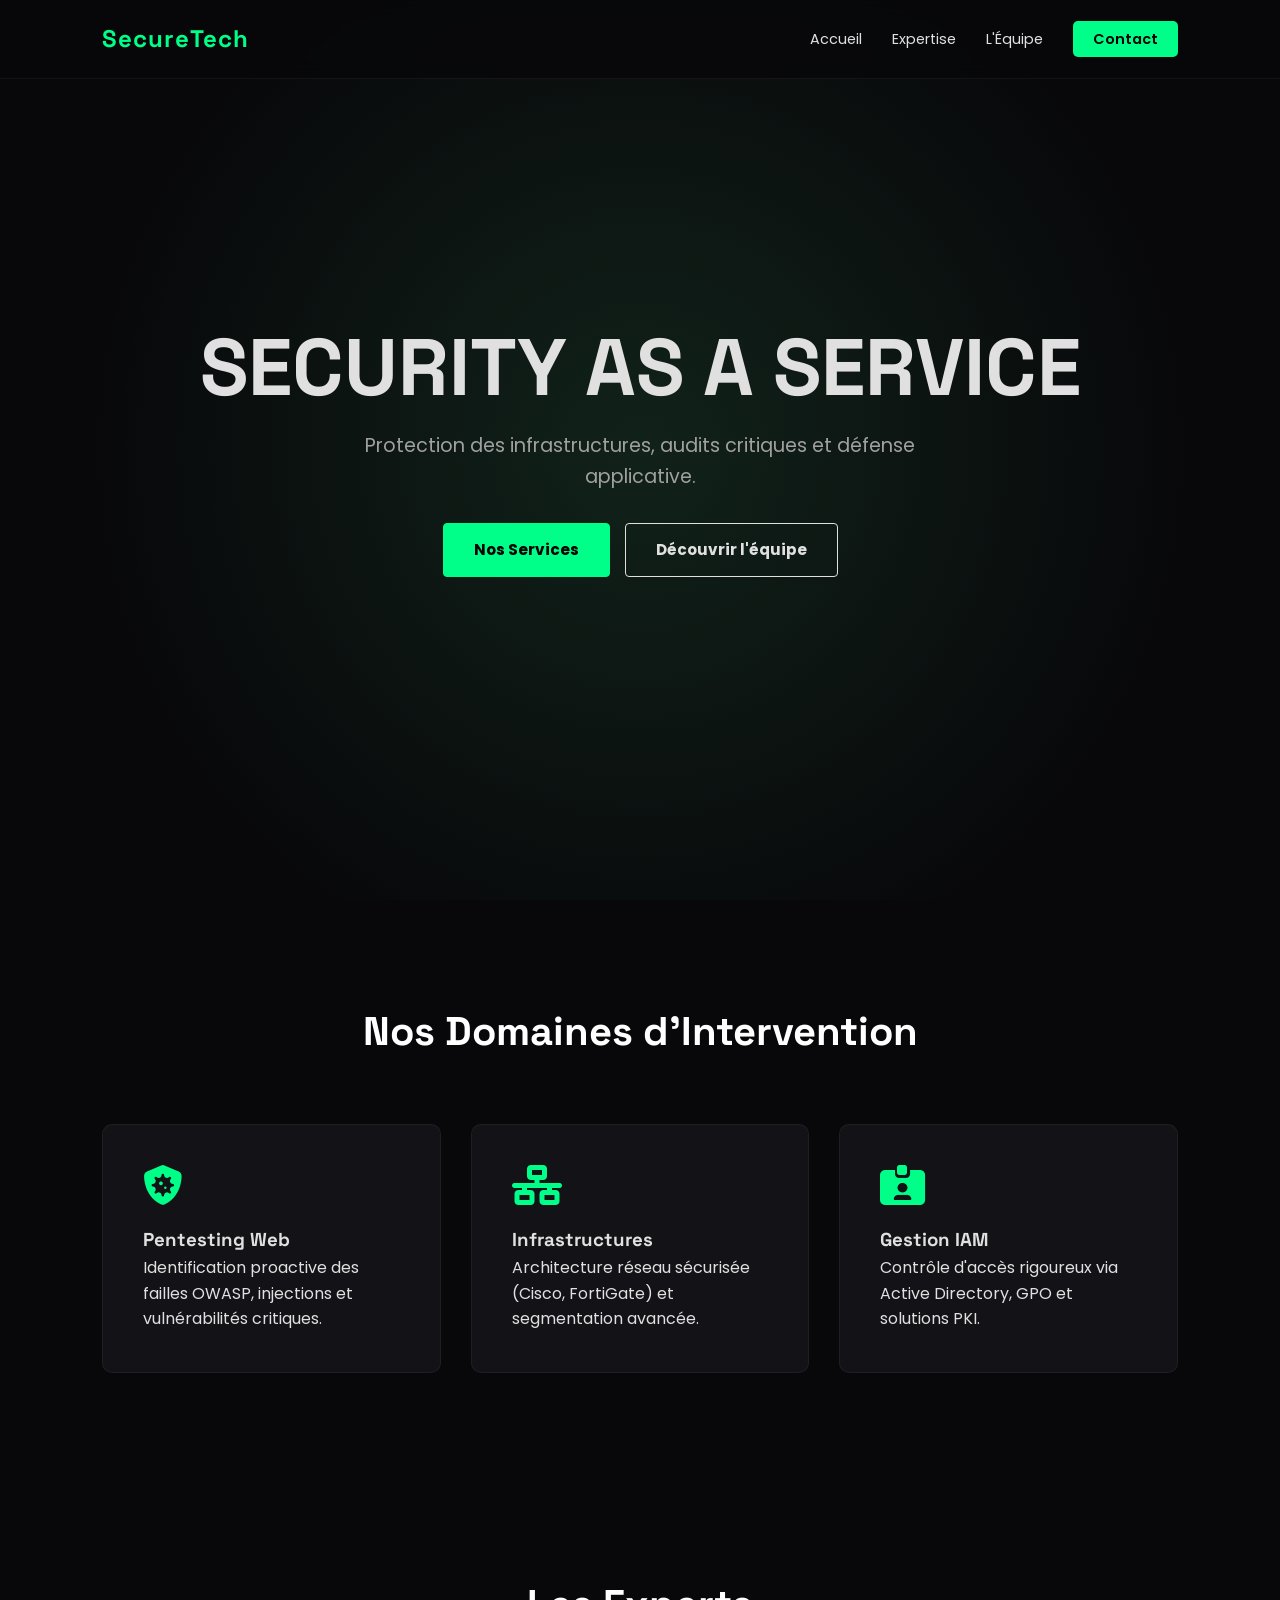
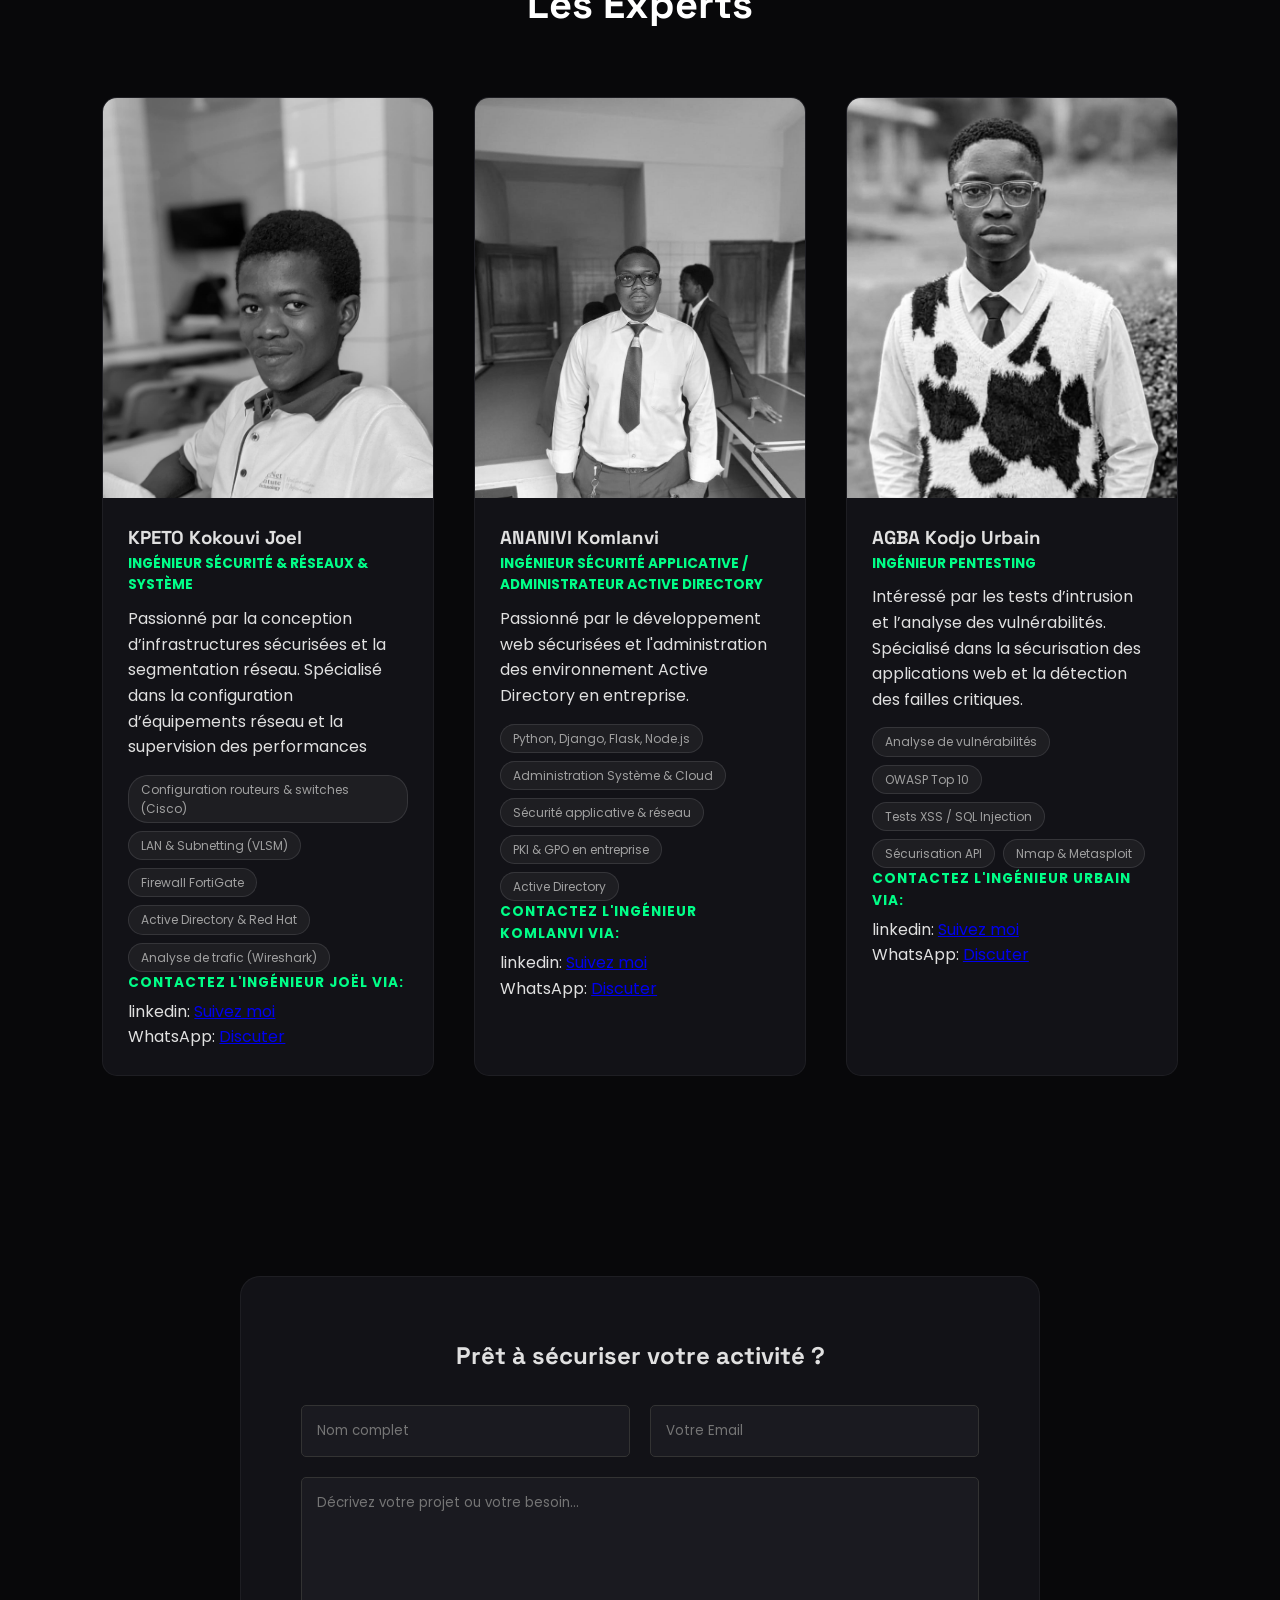
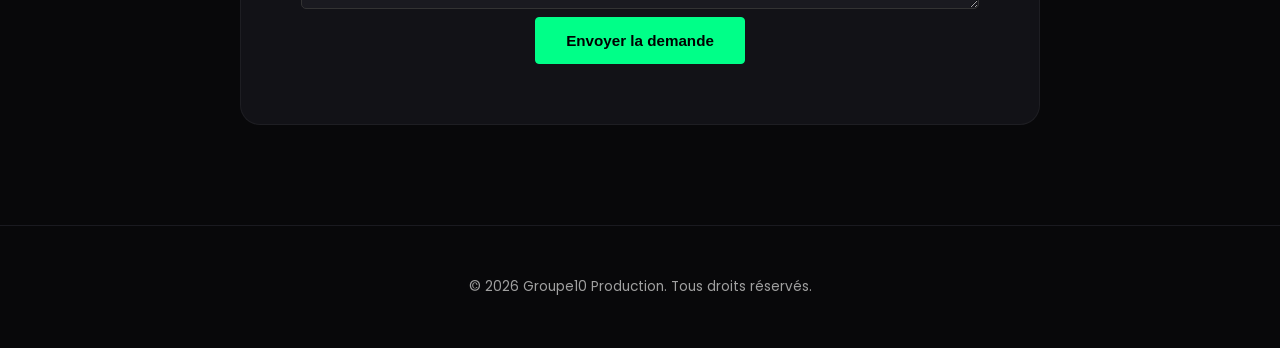
<file: index.html>
<!DOCTYPE html>
<html lang="fr">
<head>
    <meta charset="UTF-8">
    <meta name="viewport" content="width=device-width, initial-scale=1.0">
    <title>Groupe 10 | Expertise Cybersécurité</title>
    <link rel="icon" type="image/png" href="saas.jpg">
    <link rel="apple-touch-icon" href="saas.jpg">
    <!-- Google Fonts -->
    <link href="https://fonts.googleapis.com/css2?family=Space+Grotesk:wght@300;500;700&family=Poppins:wght@300;400;600&display=swap" rel="stylesheet">
    <!-- Font Awesome -->
    <link rel="stylesheet" href="https://cdnjs.cloudflare.com/ajax/libs/font-awesome/6.4.0/css/all.min.css">
    <link rel="stylesheet" href="style.css">
</head>
<body>

    <!-- NAV -->
    <nav class="navbar">
        <div class="logo"><span>SecureTech</span></div>
        <ul class="nav-links">
            <li><a href="#accueil">Accueil</a></li>
            <li><a href="#services">Expertise</a></li>
            <li><a href="#team">L'Équipe</a></li>
            <li><a href="#contact" class="btn-nav">Contact</a></li>
        </ul>
    </nav>

    <!-- Section 1 -->
    <header id="accueil" class="hero">
        <div class="hero-container">
            <h1 class="glitch" data-text="Security as a Service">Security as a Service</h1>
            <p>Protection des infrastructures, audits critiques et défense applicative.</p>
            <div class="hero-btns">
                <a href="#services" class="btn-primary">Nos Services</a>
                <a href="#team" class="btn-secondary">Découvrir l'équipe</a>
            </div>
        </div>
        <div class="hero-overlay"></div>
    </header>

    <!-- Section des services -->
    <section id="services" class="services">
        <h2 class="section-title">Nos Domaines d'Intervention</h2>
        <div class="services-grid">
            <div class="service-card">
                <i class="fas fa-shield-virus"></i>
                <h3>Pentesting Web</h3>
                <p>Identification proactive des failles OWASP, injections et vulnérabilités critiques.</p>
            </div>
            <div class="service-card">
                <i class="fas fa-network-wired"></i>
                <h3>Infrastructures</h3>
                <p>Architecture réseau sécurisée (Cisco, FortiGate) et segmentation avancée.</p>
            </div>
            <div class="service-card">
                <i class="fas fa-id-card-alt"></i>
                <h3>Gestion IAM</h3>
                <p>Contrôle d'accès rigoureux via Active Directory, GPO et solutions PKI.</p>
            </div>
        </div>
    </section>

    <!-- Voici l'équipe -->
    <section id="team" class="team">
        <h2 class="section-title">Les Experts</h2>
        <div class="team-container">
            
            <!-- Membre 1 -->
            <div class="member-card">
                <div class="member-img">
                    <img src="kpeto.jpeg" alt="Joël kokouvi Kpeto">
                </div>
                <div class="member-content">
                    <h3>KPETO Kokouvi Joel</h3>
                    <span class="member-role">Ingénieur Sécurité & Réseaux & Système</span>
                    <p>Passionné par la conception d’infrastructures sécurisées et la segmentation réseau.
                    Spécialisé dans la configuration d’équipements réseau et la supervision des performances</p>
                    <div class="tags">
                        <span>Configuration routeurs & switches (Cisco)</span> 
                        <span>LAN & Subnetting (VLSM)</span> 
                        <span>Firewall FortiGate</span>
                        <span>Active Directory & Red Hat</span>
                        <span>Analyse de trafic (Wireshark)</span>
                    </div>
                    <h4>Contactez l'ingénieur Joël via:</h4>
                    <div>linkedin: <a href="https://www.linkedin.com/in/kokouvi-joel-kpeto-417768369" target="_blank" rel="noopener noreferrer">Suivez moi </a>
                    </div>
                    <div>WhatsApp: <a href="https://wa.me/22899424087?text=Bonjour%20M. Joël%20,%20je%20souhaite%20avoir%20des%20informations%20sur%20vos%20services." target="_blank">Discuter</a></div>
                </div>
            </div>

            <!-- Membre 2 -->
            <div class="member-card">
                <div class="member-img">
                    <img src="ananivi komlanvi.jpeg" alt="Komlanvi Ananivi">
                </div>
                <div class="member-content">
                    <h3>ANANIVI Komlanvi</h3>
                    <span class="member-role">Ingénieur Sécurité Applicative / Administrateur Active Directory</span>
                    <p>Passionné par le développement web sécurisées et l'administration des environnement Active Directory en entreprise.</p>
                    <div class="tags">
                        <span>Python, Django, Flask, Node.js</span>
                        <span>Administration Système & Cloud</span> 
                        <span>Sécurité applicative & réseau</span>
                        <span>PKI & GPO en entreprise</span>
                        <span>Active Directory</span>
                    </div>
                    <h4>Contactez l'ingénieur Komlanvi via:</h4>
                    <div>linkedin: <a href="https://www.linkedin.com/in/komlanvi-ananivi-0056b731a?utm_source=share&utm_campaign=share_via&utm_content=profile&utm_medium=android_app" target="_blank" rel="noopener noreferrer">Suivez moi </a>
                    </div>
                    <div>WhatsApp: <a href="https://wa.me/22870658824?text=Bonjour%20M. Komlanvi%20,%20je%20souhaite%20avoir%20des%20informations%20sur%20vos%20services." target="_blank">Discuter</a></div>
                </div>
            </div>

            <!-- Membre 3 -->
            <div class="member-card">
                <div class="member-img">
                    <img src="Urbain.jpeg" alt="Urbain Agba">
                </div>
                <div class="member-content">
                    <h3>AGBA Kodjo Urbain</h3>
                    <span class="member-role">Ingénieur Pentesting</span>
                    <p>Intéressé par les tests d’intrusion et l’analyse des vulnérabilités.
                    Spécialisé dans la sécurisation des applications web et la détection des failles critiques.</p>
                    <div class="tags">
                        <span>Analyse de vulnérabilités</span> 
                        <span>OWASP Top 10</span> 
                        <span>Tests XSS / SQL Injection</span>
                        <span>Sécurisation API</span>
                        <span>Nmap & Metasploit</span>
                    </div>
                    <h4>Contactez l'ingénieur Urbain via:</h4>
                    <div>linkedin: <a href="https://www.linkedin.com/in/kodjo-agba-4a517b397" target="_blank" rel="noopener noreferrer">Suivez moi </a>
                    </div>
                    <div>WhatsApp: <a href="https://wa.me/22871163915?text=Bonjour%20M. Urbain%20,%20je%20souhaite%20avoir%20des%20informations%20sur%20vos%20services." target="_blank">Discuter</a></div>
                </div>
            </div>

        </div>
    </section>

    <!-- Section pour les contacts -->
    <!-- Ici j'ai utilisé formspree, qui permet de reçevoir des messages sans base de donnée, on pourra modifier ça après -->
<section id="contact" class="contact">
    <div class="contact-box">
        <h2>Prêt à sécuriser votre activité ?</h2>
        <!-- Ton lien Formspree est inséré ici -->
        <form action="https://formspree.io/f/mykdqpog" method="POST">
            <div class="form-group">
                <input type="text" name="name" placeholder="Nom complet" required>
                <input type="email" name="email" placeholder="Votre Email" required>
            </div>
            <textarea name="message" placeholder="Décrivez votre projet ou votre besoin..." rows="5" required></textarea>
            
            <input type="hidden" name="_next" value="https://ton-site.com/merci.html">
            
            <button type="submit" class="btn-primary">Envoyer la demande</button>
        </form>
    </div>
</section>

    <footer>
        <p>&copy; 2026 Groupe10 Production. Tous droits réservés.</p>
    </footer>

    <script src="script.js"></script>
</body>

</html>
</file>
<file: style.css>
/* --- VARIABLES ET RESET --- */
:root {
    --primary: #00ff88;
    --secondary: #00d4ff;
    --bg-dark: #08080a;
    --card-bg: #121217;
    --text-main: #e0e0e0;
    --text-dim: #a0a0a0;
    --transition: 0.3s ease;
}

* {
    margin: 0;
    padding: 0;
    box-sizing: border-box;
}

html {
    scroll-behavior: smooth;
}

body {
    font-family: 'Poppins', sans-serif;
    background-color: var(--bg-dark);
    color: var(--text-main);
    line-height: 1.6;
    overflow-x: hidden;
}

h1, h2, h3, .logo {
    font-family: 'Space Grotesk', sans-serif;
}

/* --- NAVIGATION --- */
.navbar {
    display: flex;
    justify-content: space-between;
    align-items: center;
    padding: 20px 8%;
    position: fixed;
    width: 100%;
    top: 0;
    z-index: 1000;
    background: rgba(8, 8, 10, 0.9);
    backdrop-filter: blur(10px);
    border-bottom: 1px solid rgba(255, 255, 255, 0.05);
}

.logo {
    font-size: 1.5rem;
    font-weight: 700;
    letter-spacing: 1px;
}

.logo span { color: var(--primary); }

.nav-links {
    display: flex;
    list-style: none;
    align-items: center;
}

.nav-links li { margin-left: 30px; }

.nav-links a {
    text-decoration: none;
    color: var(--text-main);
    font-size: 0.9rem;
    transition: var(--transition);
}

.nav-links a:hover { color: var(--primary); }

.btn-nav {
    background: var(--primary);
    color: #000 !important;
    padding: 8px 20px;
    border-radius: 5px;
    font-weight: 600;
}

/* --- HERO SECTION --- */
.hero {
    height: 100vh;
    display: flex;
    flex-direction: column;
    align-items: center;
    justify-content: center;
    text-align: center;
    background: radial-gradient(circle at center, #11221a 0%, var(--bg-dark) 70%);
    padding: 0 20px;
}

.hero h1 {
    font-size: clamp(2.2rem, 8vw, 5rem);
    text-transform: uppercase;
    margin-bottom: 20px;
    line-height: 1.1;
}

.hero p {
    color: var(--text-dim);
    font-size: clamp(1rem, 2vw, 1.2rem);
    max-width: 600px;
    margin: 0 auto 30px;
}


.hero-btns {
    display: flex;
    gap: 15px;
    justify-content: center;
    align-items: center;
    flex-wrap: wrap; 
}

.btn-primary, .btn-secondary {
    padding: 14px 30px;
    text-decoration: none;
    font-weight: 700;
    border-radius: 4px;
    transition: var(--transition);
    text-align: center;
    white-space: nowrap; 
    font-size: 0.95rem;
}

.btn-primary {
    background: var(--primary);
    color: #000;
    border: 1px solid var(--primary);
}

.btn-primary:hover {
    box-shadow: 0 0 20px rgba(0, 255, 136, 0.4);
    transform: translateY(-2px);
}

.btn-secondary {
    border: 1px solid var(--text-main);
    color: var(--text-main);
}

.btn-secondary:hover {
    background: #fff;
    color: #000;
    transform: translateY(-2px);
}

/* --- SECTIONS GENERALES --- */
.services, .team, .contact { 
    padding: 100px 8%; 
}

.section-title {
    text-align: center;
    font-size: clamp(2rem, 5vw, 2.5rem);
    margin-bottom: 60px;
    color: #fff;
}

/* --- SERVICES --- */
.services-grid {
    display: grid;
    grid-template-columns: repeat(auto-fit, minmax(280px, 1fr));
    gap: 30px;
}

.service-card {
    background: var(--card-bg);
    padding: 40px;
    border-radius: 10px;
    border: 1px solid rgba(255, 255, 255, 0.05);
    transition: var(--transition);
}

.service-card i {
    font-size: 2.5rem;
    color: var(--primary);
    margin-bottom: 20px;
}

.service-card:hover {
    transform: translateY(-10px);
    border-color: var(--primary);
}

/* --- TEAM --- */
.team-container {
    display: grid;
    grid-template-columns: repeat(auto-fit, minmax(300px, 1fr));
    gap: 40px;
}

.member-card {
    background: var(--card-bg);
    border-radius: 15px;
    overflow: hidden;
    transition: 0.4s ease;
    border: 1px solid rgba(255, 255, 255, 0.05);
}

.member-img img {
    width: 100%;
    height: 400px;
    object-fit: cover;
    object-position: top center; 
    filter: grayscale(100%);
    transition: 0.5s ease;
    display: block;
}

.member-card:hover {
    border-color: var(--primary);
}

.member-card:hover .member-img img {
    filter: grayscale(0%);
    transform: scale(1.03);
}

.member-content { 
    padding: 25px; 
}

.member-role {
    color: var(--primary);
    font-size: 0.85rem;
    font-weight: 700;
    text-transform: uppercase;
    display: block;
    margin-bottom: 10px;
}

.tags {
    margin-top: 15px;
    display: flex;
    flex-wrap: wrap;
    gap: 8px;
}

.tags span {
    background: rgba(255, 255, 255, 0.05);
    padding: 4px 12px;
    font-size: 0.75rem;
    border-radius: 20px;
    border: 1px solid rgba(255, 255, 255, 0.1);
    color: var(--text-dim);
}

/* --- CONTACT --- */
.contact-box {
    background: var(--card-bg);
    padding: clamp(30px, 5vw, 60px);
    border-radius: 20px;
    max-width: 800px;
    margin: 0 auto;
    text-align: center;
    border: 1px solid rgba(255, 255, 255, 0.05);
}

.form-group {
    display: grid;
    grid-template-columns: 1fr 1fr;
    gap: 20px;
    margin: 30px 0 20px;
}

input, textarea {
    width: 100%;
    padding: 15px;
    background: #1a1a20;
    border: 1px solid #333;
    color: white;
    border-radius: 5px;
    outline: none;
    font-family: inherit;
    transition: var(--transition);
}

input:focus, textarea:focus { 
    border-color: var(--primary);
    background: #202028;
}

/* --- FOOTER --- */
footer {
    text-align: center;
    padding: 50px;
    border-top: 1px solid #1a1a20;
    color: var(--text-dim);
    font-size: 0.85rem;
}

/* --- RESPONSIVE (MOBILE & TABLETTE) --- */

@media (max-width: 768px) {
    .navbar { padding: 15px 5%; }
    .nav-links { display: none; } 
    
    .services, .team, .contact { padding: 60px 5%; }
    
    .form-group { grid-template-columns: 1fr; }
    
    .hero h1 { font-size: 2.8rem; }
}

@media (max-width: 480px) {
    .hero-btns {
        flex-direction: column;
        width: 100%;
    }
    
    .btn-primary, .btn-secondary {
        width: 100%;
        max-width: 300px;
    }
    
    .member-img img {
        height: 350px;
    }
}

h4 {
    color: var(--primary);
    font-size: 0.85rem;
    font-weight: 700;
    text-transform: uppercase;
    display: block;
    margin-bottom: 5px;
    letter-spacing: 1px;
}
</file>
